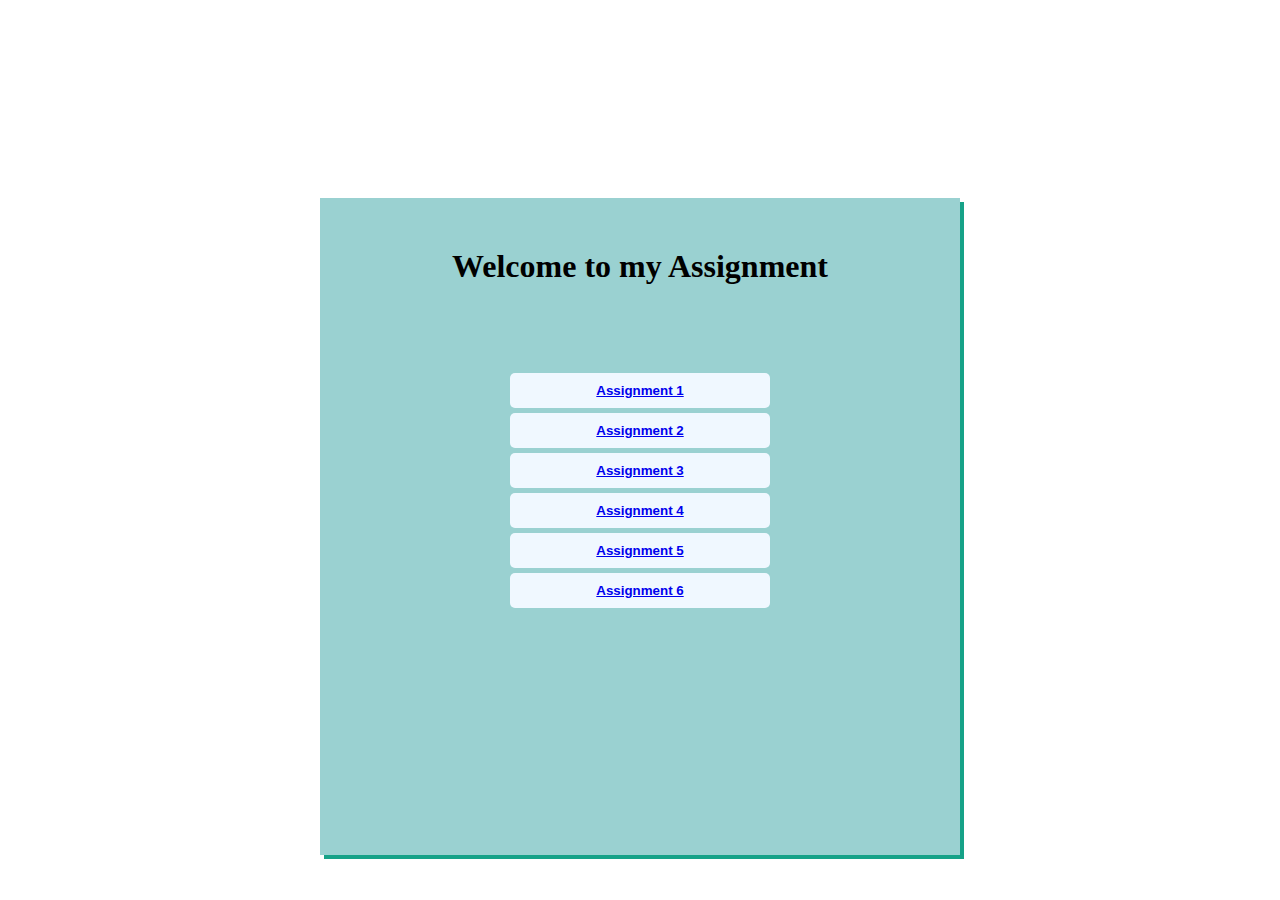
<file: index.html>
<!DOCTYPE html>
<html lang="en">
  <head>
    <meta charset="UTF-8" />
    <meta name="viewport" content="width=device-width, initial-scale=1.0" />
    <title>Assignment</title>
    <link rel="stylesheet" href="index.css" />
  </head>
  <body>
    <div class="container">
      <h1>Welcome to my Assignment</h1>
      <div class="div-button">
        <button><a href="./assignment1.html">Assignment 1</a></button>
        <button><a href="./assignment2.html">Assignment 2</a></button>
        <button><a href="./assignment3.html">Assignment 3</a></button>
       <button><a href="./assignment4.html">Assignment 4</a></button>
       <button><a href="./assignment5.html">Assignment 5</a></button>
         <button><a href="./assignment6.html">Assignment 6</a></button>
      </div>
    </div>
  </body>
</html>
</file>
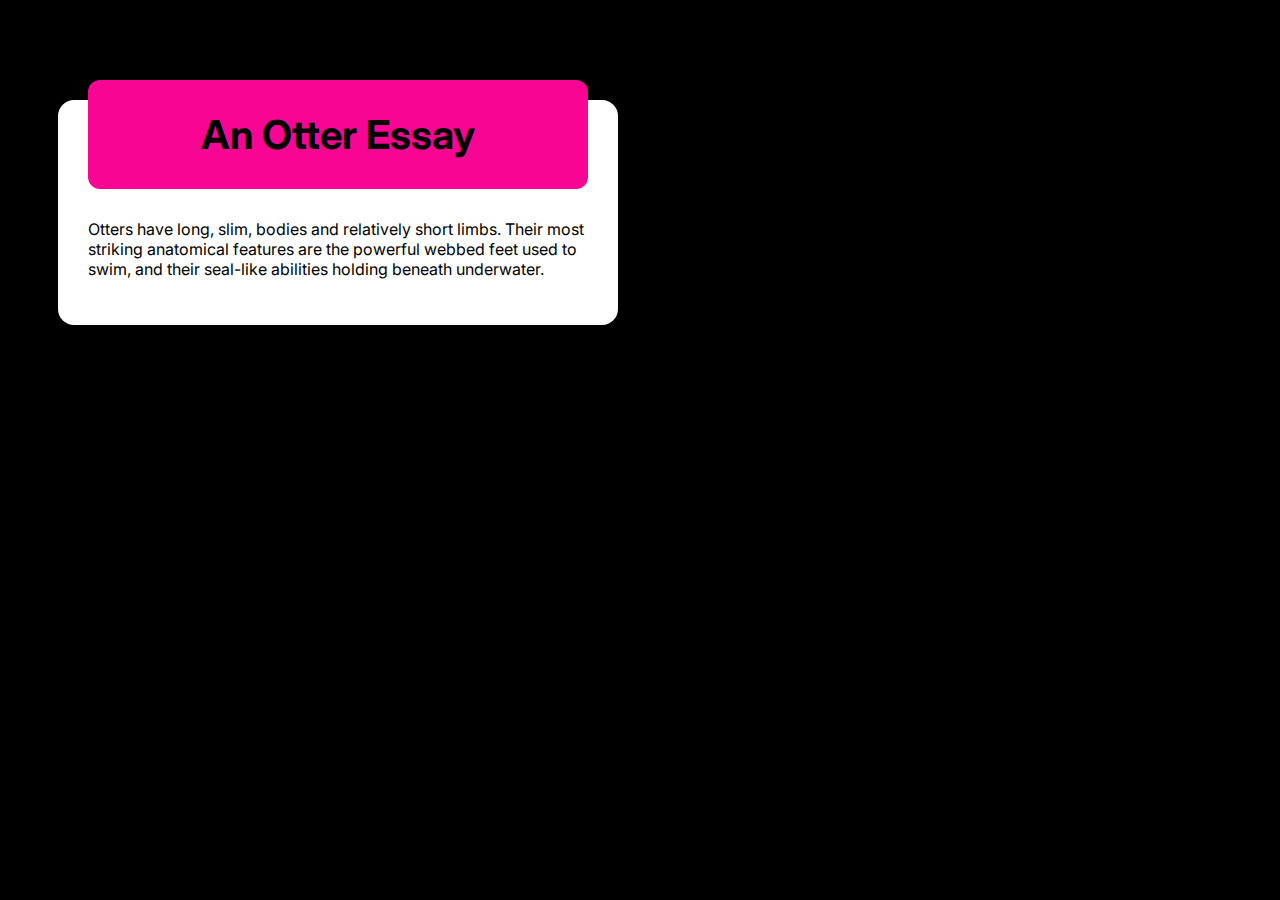
<file: assignment1.html>
<!DOCTYPE html>
<html lang="en">
  <head>
    <meta charset="UTF-8" />
    <meta name="viewport" content="width=device-width, initial-scale=1.0" />
    <title>Otter essay</title>
    <link rel="stylesheet" href="assignment1.css" />
    <link rel="preconnect" href="https://fonts.googleapis.com">
<link rel="preconnect" href="https://fonts.gstatic.com" crossorigin>
<link href="https://fonts.googleapis.com/css2?family=Inter:ital,opsz,wght@0,14..32,100..900;1,14..32,100..900&display=swap" rel="stylesheet">
  </head>
  <body>
    <article>
      <h1>An Otter Essay</h1>
      <p>
        Otters have long, slim, bodies and relatively short limbs. Their most
        striking anatomical features are the powerful webbed feet used to swim,
        and their seal-like abilities holding beneath underwater.
      </p>
    </article>
  </body>
</html>
 ()
</file>
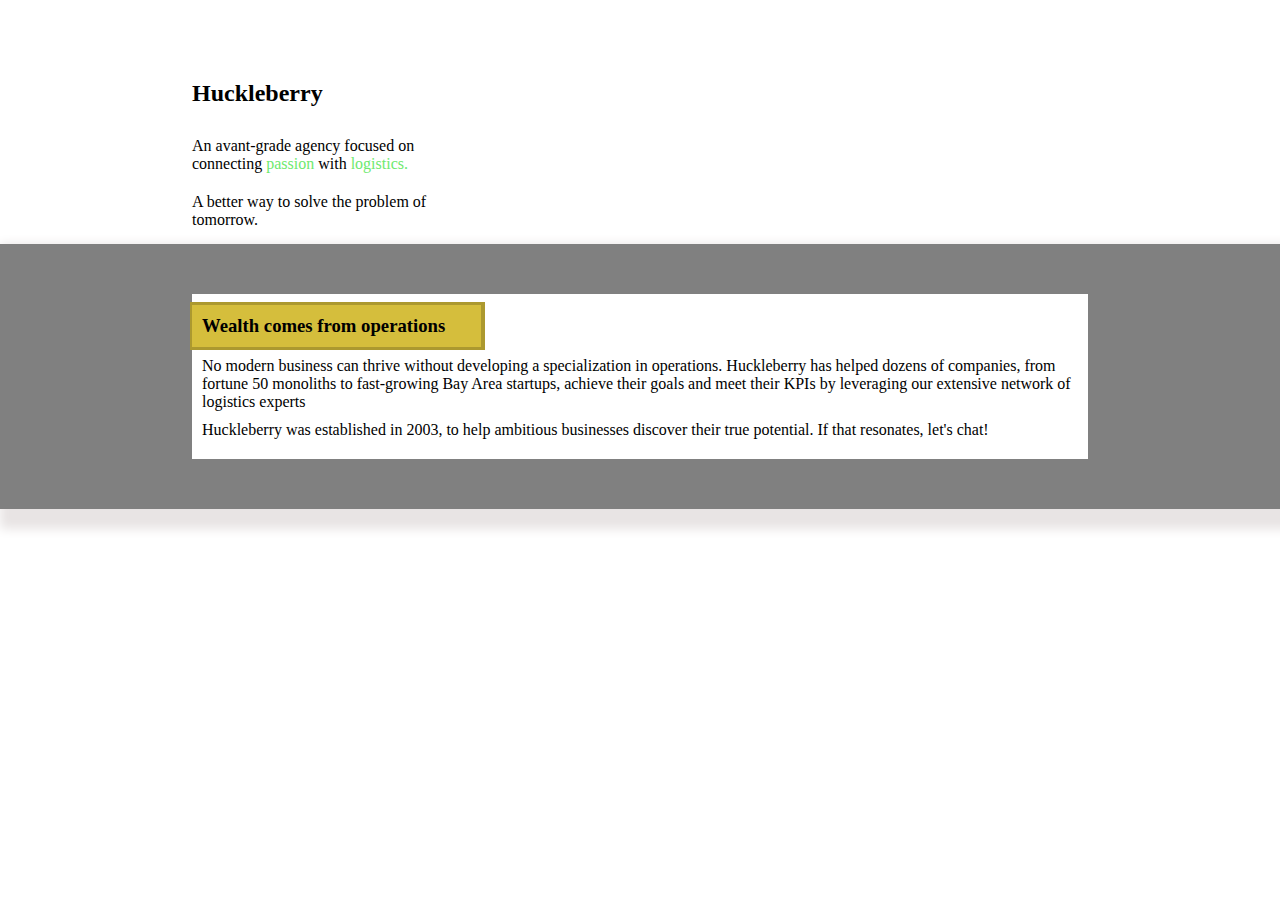
<file: assignment2.html>
<!DOCTYPE html>
<html lang="en">
  <head>
    <meta charset="UTF-8" />
    <meta name="viewport" content="width=device-width, initial-scale=1.0" />
    <title>Huckleberry</title>
    <link rel="stylesheet" href="./assignment2.css" />
  </head>
  <body>
    <main>
    <div class="first">
      <div class="first-child">
      <h2>Huckleberry</h2>
      <p class="first-child2">
        An avant-grade agency focused on connecting 
        <span class="green-text">passion</span> with
        <span class="green-text">logistics.</span> 
      </p>
      <p>A better way to solve the problem of  <p>tomorrow.</p></p>
    </div>
    </div>
    <div class="second">
      <div class="inner">
        <div class="second-child2">
  <h3>Wealth comes from operations</h3>
</div>
<div class="second-child">
        <p>No modern business can thrive without developing a specialization in operations.
          Huckleberry has helped dozens of companies, from fortune 50 monoliths
          to fast-growing Bay Area startups, achieve their goals and meet their KPIs by leveraging our extensive network
          of logistics experts
        </p>
        <p class="inner2">
          Huckleberry was established in 2003, to help ambitious businesses discover
          their true potential. If that resonates, let's chat!                                                                                                                                              
        </p>
        </div>
      </div>
    </div>
</main>
  </body>
</html>
</file>
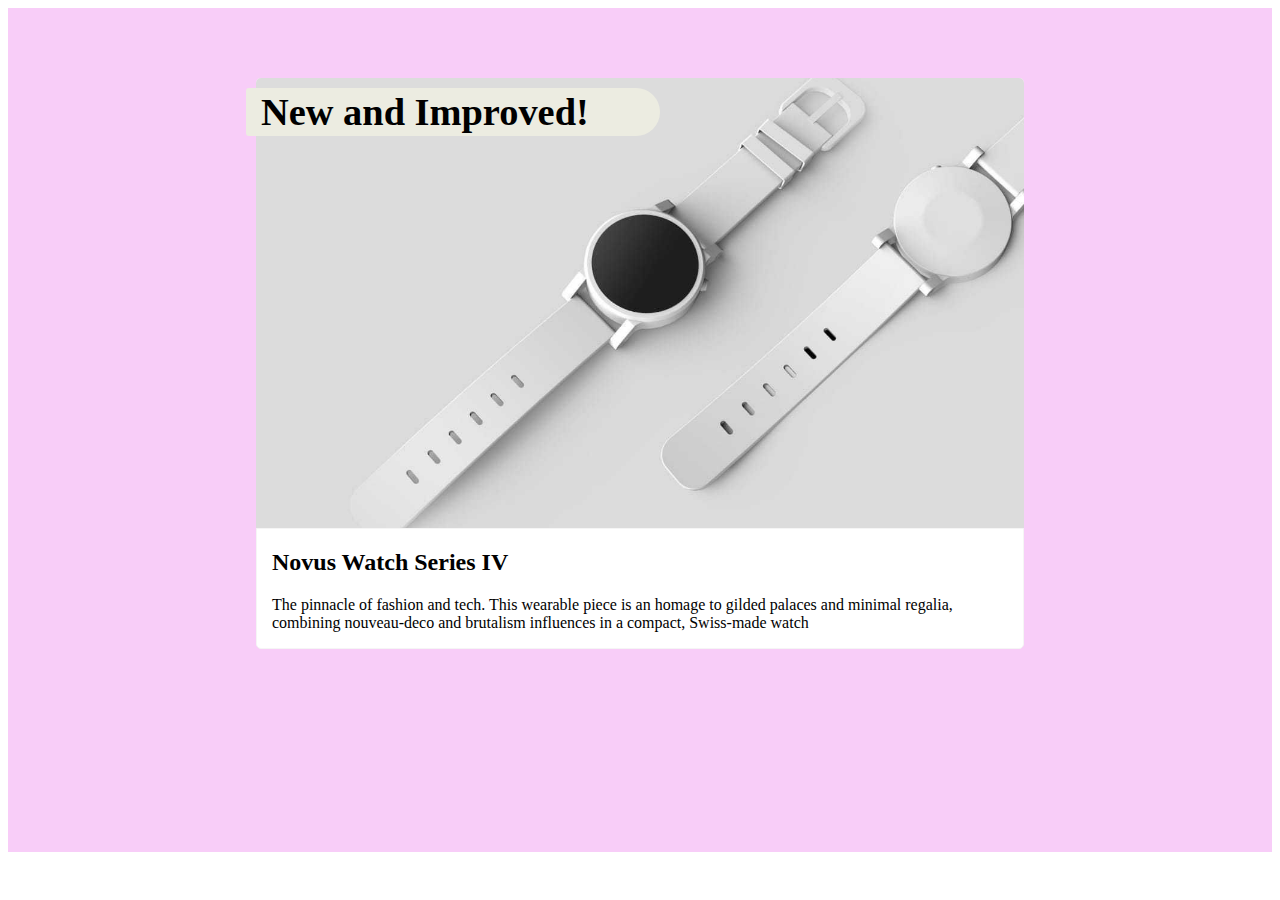
<file: assignment3.html>
<!DOCTYPE html>
<html lang="en">
  <head>
    <meta charset="UTF-8" />
    <meta name="viewport" content="width=device-width, initial-scale=1.0" />
    <title>Novus Watch</title>
    <link rel="stylesheet" href="./assignment3.css" />
  </head>
  <body>
    <main>
      <div class="container">
        <div class="child1">
          <figcaption>
            <img src="./asset/image.jpg" alt="novus watch" class="sub-child1" />
          </figcaption>
          <div class="sub-child2">New and Improved!</div>
        </div>
        <div class="child2">
          <h2>Novus Watch <span>Series IV</span></h2>
          <p>
            The pinnacle of fashion and tech. This wearable piece is an homage
            to gilded palaces and minimal regalia, combining nouveau-deco and
            brutalism influences in a compact, Swiss-made watch
          </p>
        </div>
      </div>
    </main>
  </body>
</html>
</file>
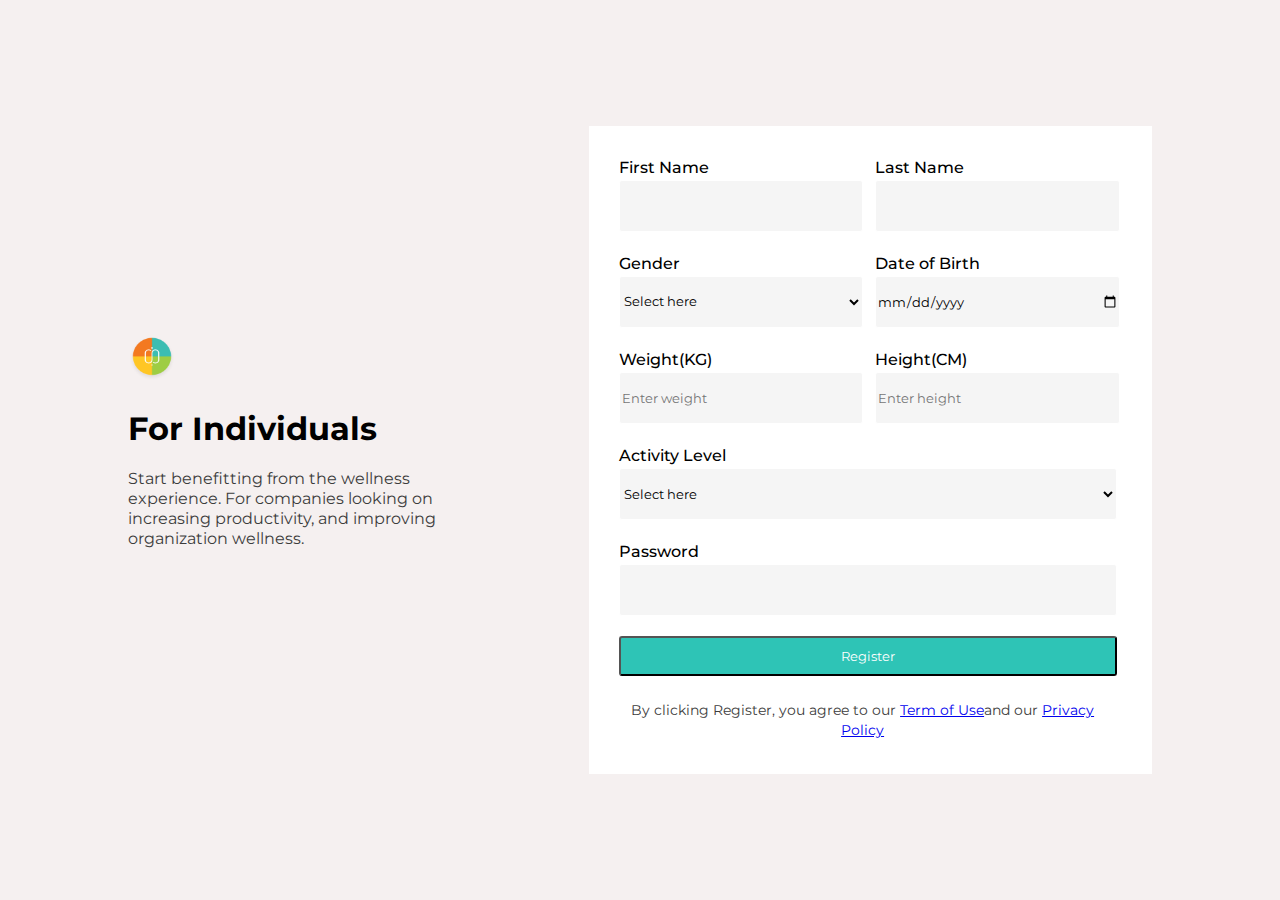
<file: assignment4.html>
<!DOCTYPE html>
<html lang="en">
  <head>
    <meta charset="UTF-8" />
    <meta name="viewport" content="width=device-width, initial-scale=1.0" />
    <title>Individuals</title>
    <link rel="stylesheet" href="assignment4.css" />
    <link rel="preconnect" href="https://fonts.googleapis.com" />
    <link rel="preconnect" href="https://fonts.gstatic.com" crossorigin />
    <link
      href="https://fonts.googleapis.com/css2?family=Montserrat:ital,wght@0,100..900;1,100..900&display=swap"
      rel="stylesheet"
    />
  </head>
  <body>
    <div class="container">
      <div class="text-container">
        <img src="./asset/sign.png" alt="For individuals" />
        <h1>For Individuals</h1>
        <p id="paragraph1">
          Start benefitting from the wellness experience. For companies looking
          on increasing productivity, and improving organization wellness.
        </p>
        <p id="paragraph2">
          Inspiring wholesome harmony for the mind, body and spirit, for
          everyone, everywhere.
        </p>
      </div>
      <div class="form-container">
        <form method="post" action="#">
          <div class="flex">
            <label for="firstname">
              First Name
              <input id="firstname" type="text" class="inputHalf" />
            </label>

            <label for="lastname">
              Last Name
              <input id="lastname" type="text" class="inputHalf" />
            </label>
          </div>
          <div class="flex">
            <label
              >Gender
              <select class="inputHalf">
                <option selected hidden>Select here</option>
                <option>Male</option>
                <option>Female</option>
              </select>
            </label>

            <label for="date"
              >Date of Birth
              <input
                id="date"
                type="date"
                class="inputHalf"
                placeholder="Select here"
              />
            </label>
          </div>

          <div class="flex">
            <label for="Weight"
              >Weight(KG)
              <input
                id="weight"
                type="text"
                class="inputHalf"
                placeholder="Enter weight"
              />
            </label>

            <label for="height"
              >Height(CM)
              <input
                id="height"
                type="text"
                class="inputHalf"
                placeholder="Enter height "
              />
            </label>
          </div>

          <div class="flex">
            <label
              >Activity Level
              <select class="inputHalf">
                <option selected hidden>Select here</option>
                <option>Beginner</option>
                <option>Intermediate</option>
                <option>Professional</option>
              </select>
            </label>
          </div>

          <div class="flex">
            <label for="password"
              >Password <br />
              <input id="password" type="password" class="inputHalf" />
            </label>
          </div>

          <div class="flex">
            <input
              type="button"
              value="Register"
              class="button"
              button
              type="submit"
            />
          </div>
          <p class="form-text">
            By clicking Register, you agree to our
            <a href="#">Term of Use</a>and our <a href="#"> Privacy Policy</a>
          </p>
        </form>
      </div>
    </div>
  </body>
</html>
</file>
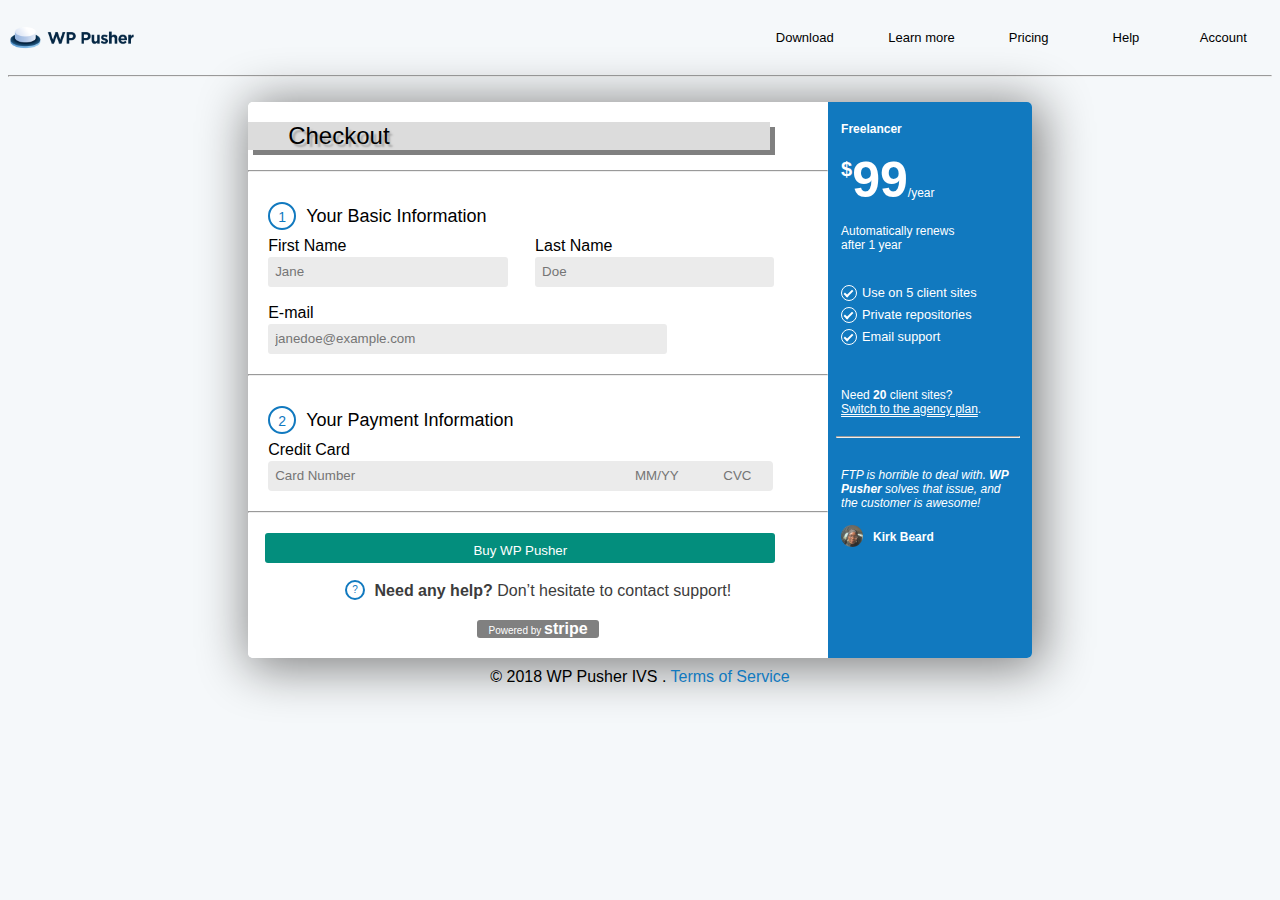
<file: assignment5.html>
<!DOCTYPE html>
<html lang="en">
  <head>
    <meta charset="UTF-8" />
    <meta name="viewport" content="width=device-width, initial-scale=1.0" />
    <title>WP pusher</title>
    <link rel="stylesheet" href="assignment5.css" />
  </head>
  <body>
    <header>
      <nav>
        <span class="hamburger" id="span1"></span>
        <span class="hamburger" id="span2"></span>
        <span class="hamburger" id="span3"></span>
        <input type="checkbox" id="hamburger-checkbox" />
        <div class="menu">
          <ul>
            <li><img src="./asset/wppusher-logo copy.png" /></li>
            <li class="hamburger-li">Download</li>
            <li class="hamburger-li">Learn more</li>
            <li class="hamburger-li">Pricing</li>
            <li class="hamburger-li">Help</li>
            <li class="hamburger-li">Account</li>
          </ul>
        </div>
      </nav>
      <hr />
    </header>
    <main>
      <div class="container">
        <div class="flex1">
          <form>
            <h2>Checkout</h2>
            <hr />
            <p class="paragraph1">Your Basic Information</p>
            <div class="flex1-child">
              <label
                >First Name<br /><input type="text" placeholder="Jane"
              /></label>
              <label
                >Last Name<br /><input type="text" placeholder="Doe"
              /></label>
              <label
                >E-mail<br /><input
                  type="email"
                  placeholder="janedoe@example.com"
              /></label>
            </div>
            <hr />
            <p class="paragraph2">Your Payment Information</p>
            <div class="flex1-child">
              <label class="last-label"
                >Credit Card<br /><input
                  type="number"
                  placeholder="Card Number" /><input
                  type="number"
                  placeholder="MM/YY" /><input type="number" placeholder="CVC"
              /></label>
            </div>
            <hr />
            <input type="button" value="Buy WP Pusher" class="button" />
            <p class="paragraph3">
              <span>Need any help?</span> Don’t hesitate to contact support!
            </p>
            <p class="paragraph4">
              Powered by <span class="span1">stripe</span>
            </p>
          </form>
        </div>
        <div class="flex2">
          <p class="flex2-paragraph"><span>Freelancer</span></p>
          <p class="flex2-paragraph">
            <span class="span4">$</span><span class="span3">99</span>/year
          </p>
          <p class="flex2-paragraph">
            Automatically renews<br />
            after 1 year
          </p>
          <!-- <label for="checkbox"><input type="checkbox" id="checkbox" checked>Use on 5 client sites</label>
          <label for="checkbox"><input type="checkbox" id="checkbox1" checked>Private repositories</label>
          <label for="checkbox"><input type="checkbox" id="checkbox2" checked>Email support</label> -->

          <label class="circle-checkbox"
            ><input type="checkbox" id="checkbox" checked /><span
              class="checkmark"
            ></span
            >Use on 5 client sites</label
          >
          <label class="circle-checkbox"
            ><input type="checkbox" id="checkbox1" checked /><span
              class="checkmark"
            ></span
            >Private repositories</label
          >
          <label class="circle-checkbox"
            ><input type="checkbox" id="checkbox2" checked /><span
              class="checkmark"
            ></span
            >Email support</label
          >

          <p class="flex2-paragraph">
            Need <span>20</span> client sites?<br /><a href="#"
              >Switch to the agency plan</a
            >.
          </p>
          <hr />
          <p class="flex2-paragraph">
            <em
              >FTP is horrible to deal with. <span>WP Pusher</span> solves that
              issue, and the customer is awesome!</em
            >
          </p>
          <img src="./asset/IMG_E1424.JPG" class="img2" /><span class="span5"
            >Kirk Beard</span
          >
        </div>
      </div>
    </main>
    <footer>
      &copy; 2018 WP Pusher IVS . <a href="#">Terms of Service</a>
    </footer>
  </body>
</html>
</file>
<file: index.css>
html {
  display: block;
}
.container {
  display: flex;
  flex-direction: column;
  position: absolute;
  top: 22%;
  left: 0;
  right: 0;
  bottom: 5%;
  width: 50%;
  height: auto;
  margin: auto;
  background-color: rgb(154, 209, 209);
  border-radius: -8px;
  z-index: 2;
  text-align: center;
  padding: 30px;
  box-shadow: 4px 4px rgb(22, 162, 136);
  box-sizing: border-box;
}
#container p {
  margin: 10px 0;
  font-weight: 700;
}
p {
  display: block;
  margin-block-start: 1em;
  margin-block-end: 1em;
  margin-inline-start: 0px;
  margin-inline-end: 0px;
  unicode-bidi: isolate;
}
.div-button {
  margin: 20px;
  gap: 10pxs;
  display: flex;
  flex-direction: column;
  position: absolute;
  top: 22%;
  left: 0;
  right: 0;
  bottom: 5%;
  width: 50%;
  height: auto;
  margin: auto;
  border-radius: -8px;
  text-align: center;
  padding: 30px;
  /* box-shadow: 4px 4px rgb(248, 208, 245); */
  box-sizing: border-box;
}
.div-button button {
  padding: 10px 20px;
  border-radius: 5px;
  background-color: aliceblue;
  color: white;
  font-weight: 700;
  border: none;
  cursor: pointer;
  width: 100%;
  height: auto;
  margin-bottom: 5px;
  text-decoration: none;
}
body h1 {
  text-align: center;
  color: black;
  margin: 0 auto;
  padding: 20px;
  background: linear-gradient(
    to right,
    green,
    rgb(255, 0, 203),
    rgb245,
    185,
    0
  );
  /* background-clip: text;
  border-radius: 5px;
  z-index: 1;
  position: relative;
  /* border-bottom: 5px solid grey; */
  width: 80%;
}
*/ h1 {
  display: block;
  font-size: 2em;
  margin-block-start: 0.67em;
  margin-block-end: 0.67em;
  margin-block-start: 0px;
  margin-inline-end: 0px;
  font-weight: bold;
  unicode-bidi: isolate;
}
@media (max-width: 500px) {
  body {
    padding: 20px;
  }
  .container {
    display: block;
    width: 100%;
    margin: auto;
    height: 100vh;
    align-items: center;
  }
}
</file>
<file: assignment1.css>
html {
  display: block;
  background-color: black;
}
* {
  font-family: "Inter", sans-serif;
  font-optical-sizing: auto;
  font-weight: <weight>;
  font-style: normal;
}
article {
  background-color: white;
  border-radius: 16px;
  width: 500px;
  margin-top: 100px;
  margin-left: 50px;
  padding: 30px;
  height: fit-content;
}
h1 {
  font-size: 2.5rem;
  background-color: #f90593;
  border-radius: 12px;
  text-align: center;
  padding: 30px;
  margin-left: auto;
  margin-right: auto;
  margin-bottom: 30px;
  margin-top: -50px;
}
@media (max-width: 500px) {
  body {
    padding: 20px;
  }
  article {
    display: block;
    width: fit-content;
    margin: auto;
    height: fit-content;
    margin-top: 150px;
  }
}
</file>
<file: assignment2.css>
* {
  margin: 0;
  padding: 0;
}
.first {
  padding-top: 5rem;
  width: 70%;
  margin: auto;
  margin-bottom: 15px;
}
h2 {
  padding-bottom: 30px;
}
.green-text {
  color: rgb(110, 233, 110);
}
.first-child2 {
  padding-bottom: 20px;
  width: 30%;
}
.second {
  background-color: gray;
  padding: 50px 0;
  box-shadow: 10px 10px 10px 10px rgb(232, 228, 228);
}
.inner {
  width: 70%;
  margin: auto;
  padding: 10px 0;
  background-color: white;
  /* bax-shadow: 3px 0px 0px 1px rgb(rgb(246, 235, 235)); */
}
.second-child2 {
  background-color: rgb(213, 190, 60);
  box-shadow: 1px 0px 0px 3px rgb(172, 153, 47);
  width: 30%;
  padding: 10px;
  margin-top: 0.5px;
  margin-right: -10px;
}
h3 {
  width: 100%;
}
.inner2 {
  margin-top: 10px;
}
.second-child {
  padding: 10px;
}
@media (max-width: 500px) {
  .first {
    width: 95%;
  }
  .first-child2 {
    width: 78%;
  }
  .inner {
    width: 100%;
  }
  .second-child2 {
    width: 70%;
  }
  h3 {
    width: 60%;
  }
}
</file>
<file: assignment3.css>
@media (max-width: 500px) {
  html {
    display: block;
  }
}
.container {
  background-color: rgb(248, 205, 248);
  width: 100%;
  height: 86vh;
  padding-top: 70px;
}
div {
  display: block;
  unicode-bidi: isolate;
}
.child1 {
  background-color: white;
  width: 60vw;
  height: 50vh;
  margin: 0 auto;
  border-radius: 5px 5px 0 0;
  position: relative;
}
.sub-child1 {
  position: absolute;
  z-index: 1;
  width: 60vw;
  height: 50vh;
  object-fit: cover;
  aspect-ratio: 16/9;
  border-radius: 5px 5px 0 0;
}
img {
  overflow-clip-margin: content-box;
  overflow: clip;
}
.sub-child2 {
  position: absolute;
  top: 10px;
  left: -10px;
  width: 30vw;
  background-color: rgb(236, 236, 225);
  text-align: left;
  font-size: 3vw;
  font-weight: 600;
  padding: 2px 15px;
  border-radius: 3px 24px 24px 3px;
  z-index: 2;
}
.child2 {
  background-color: white;
  width: 60vw;
  height: auto;
  margin: 0 auto;
  border-radius: 0 0 5px 5px;
  border: 1px solid whitesmoke;
  padding-left: 15px;
  box-sizing: border-box;
}
</file>
<file: assignment4.css>
html{
  display: block;
}  
* {
    list-style: none;
    box-sizing: border-box;
  font-family: "Montserrat", sans-serif;
  font-optical-sizing: auto;
  font-weight: 400;
  font-style: normal;
}
  body {
    background-color: rgb(245, 240, 240);
    margin: 0;
    display: block;
  }
  h1 {
    display: block;
    font-size: 2em;
    margin-block-start: 0.67em;
    margin-block-end: 0.67em;
    margin-inline-start: 0px;
    margin-inline-end: 0px;
    font-weight: bold;
    unicode-bidi: isolate;
    border-width: 0px;
    border-style: initial;
    border-color: initial;
    border-image: initial;
  }
  #paragraph2 {
    display: none;
  }
  #paragraph1{
    width: 85%;

  }
  .container {
    display: flex;
    width: 80%;
    margin: auto;
    height: 100vh;
    align-items: center;
  }
  div {
    display: block;
    unicode-bidi: isolate;
  }
  .text-container {
    width: 45%;
  }
  .form-container {
    background-color: white;
    padding: 20px;
    width: 55%;
  }
  div {
    display: block;
    unicode-bidi: isolate;
  }
  .flex {
    display: flex;
    flex-direction: row;
    border-style: initial;
    border-color: initial;
    border-image: initial;
    padding: 10px;
    gap: 10px;
  }
  .form-text {
    font-size: 14px;
    text-align: center;
  }
  p {
    margin-bottom: 5px;
    line-height: 20px;
    opacity: 1;
    color: rgb(60, 60, 60);
    padding: 0px 15.6px 0px 0px;
    border-width: 0px;
    border-style: solid;
    display: block;
    margin-block-start: 1em;
    margin-block-end: 1em;
    margin-inline-start: 0px;
    margin-inline-end: 0px;
    unicode-bidi: isolate;
  }
  label {
    line-height: 1.5rem;
    font-weight: 500;
    flex: 1 1 0%;
    border-color: initial;
    border-image: initial;
    border-width: 0px;
    border-style: initial;
  }
  img {
    width: 48px;
    height: 48px;
    overflow-clip-margin: content-box;
    overflow: clip;
  }
  .button {
    width: 99%;
    padding: 10px;
    background-color: #2ec4b6;
    border-radius: 3px;
    color: white;
  }
  input[type=''button'' i]{
    appearance: auto;
    user-select: none;
    text-align: center;
    cursor: :default;
    box-sizing: border-box;
    white-space: pre;
    padding-block: 1px;
    padding-inline: 6px;
    border-width: 2px;
    border-style: outset;
    border-color: buttonborder;
    border-image: initial;
  }
  input{
    letter-spacing: normal;
    word-spacing: normal;
    line-height: normal;
    text-transform: none;
    text-indent: 0px;
    text-shadow: none;
    display: inline-block;
    margin: 0em;
  }
  label{
    border: 0;
    flex: 1;
    line-height: 1.5rem;
    font-weight: 500;
    cursor: default;
  }
  .inputHalf{
    width: 99%;
    box-sizing: border-box;
    height: 5.8vh;
    border-radius: 3px;
    border: 1px solid white;
    background-color: whitesmoke;
  }
@media (max-width: 500px){
  body{
    padding: 20px;
  }
  .container {
    display: block;
    width: 100%;
    margin: auto;
    height: 100vh;
    align-items: center;
  }
   .text-container {
    width: 100%;
  }
  .form-container {
    background-color: white;
    padding: 20px;
    width: 100%;
  }
  #paragraph1{
    width: 100%;
  }
  .flex{
display: block;
  }
  label{
    margin-bottom: 12px;
  }
  input{
    margin-top: 7px;
  }
}
</file>
<file: assignment5.css>
body {
  background-color: rgb(245, 248, 250);
  font-family: "Lucida Sans", "Lucida Sans Regular", "Lucida Grande",
    "Lucida Sans Unicode", Geneva, Verdana, sans-serif;
}
ul {
  border: 0px solid black;
  list-style: none;
  display: flex;
  justify-content: right;
  margin: 25px auto 25px auto;
  padding-left: 0;
  align-items: center;
}

li {
  border: 0px solid red;
  width: 100px;
  text-align: center;
  flex-shrink: 1;
  font-size: 13px;
}

li:first-child {
  width: 60%;
  display: flex;
  justify-content: left;
}
li:nth-child(2),
li:nth-child(3) {
  width: 120px;
}

img {
  width: auto;
  height: 25px;
  object-fit: cover;
}

.container {
  width: 62%;
  background-color: white;
  height: auto;
  margin: 25px auto 0 auto;
  display: flex;
  border-radius: 5px;
  border: 0px solid black;
  box-shadow: 5px 5px 50px 5px grey;
}

.flex1 {
  width: 74%;
  background-color: white;
  border: 0px solid;
  border-radius: 5px 0 0 5px;
}
.flex1 input {
  border: 0;
  height: 30px;
}

h2 {
  padding-left: 40px;
  font-weight: 400;
  box-shadow: 5px 5px 0px 0px grey;
  border: px solid;
  width: 90%;
  box-sizing: border-box;
  text-shadow: 3px 3px 2px rgb(168, 168, 168);
  background-color: rgb(220, 220, 220);
  font-family: "Lucida Sans", "Lucida Sans Regular", "Lucida Grande",
    "Lucida Sans Unicode", Geneva, Verdana, sans-serif;
}

.flex1-child {
  border: 0px solid;
  flex-direction: row;
  flex-wrap: wrap;
  display: flex;
  gap: 15px;
  /* justify-content: space-between; */
  padding-left: 20px;
}

label {
  border: 0px solid black;
  width: 45%;
  line-height: 22px;
}

label:nth-child(3) {
  width: 75%;
}

.last-label {
  width: 95%;
}

input {
  width: 95%;
  padding: 7px;
  box-sizing: border-box;
  border-radius: 3px;
  background-color: rgb(235, 235, 235);
}
.last-label input:nth-of-type(1) {
  width: 60%;
  border-radius: 4px 0 0 4px;
  padding: 7px;
  box-sizing: border-box;
}
.last-label input:nth-of-type(2) {
  width: 20%;
  border-radius: 0px;
  padding-right: 0;
  box-sizing: border-box;
  text-align: right;
  border: px solid;
}
.last-label input:nth-of-type(3) {
  width: 15%;
  border-radius: 0 4px 4px 0;
  box-sizing: border-box;
  padding-left: 0;
  text-align: right;
}
.flex2 {
  width: 26%;
  background-color: rgb(17, 121, 191);
  padding: 10px 12px 0 8px;
  box-sizing: border-box;
  border-radius: 0 5px 5px 0;
}

p[class="paragraph1"]::before {
  content: "1";
  padding: 5px 5px 0 5px;
  font-size: 14px;
  color: rgb(17, 121, 191);
  border: 2px solid rgb(17, 121, 191);
  border-radius: 50%;
  width: 14px;
  height: 19px;
  margin: 10px 10px 0 15px;
  display: inline-block;
  text-align: center;
  /* vertical-align: bottom; */
}

p {
  margin: 0 5px 5px 5px;
  padding: 0px;
  font-size: 18px;
}

p[class="paragraph2"]::before {
  content: "2";
  padding: 5px 5px 0 5px;
  font-size: 14px;
  color: rgb(17, 121, 191);
  border: 2px solid rgb(17, 121, 191);
  border-radius: 50%;
  width: 14px;
  height: 19px;
  margin: 10px 10px 0 15px;
  display: inline-block;
  text-align: center;
  /* vertical-align: bottom; */
}
.button {
  display: block;
  background-color: rgb(3, 142, 125);
  width: 88%;
  border: px solid;
  margin: 17px;
  padding: 10px 0;
  color: white;
}

.paragraph3 {
  font-size: 16px;
  text-align: center;
  color: rgb(60, 60, 60);
}
p[class="paragraph3"]::before {
  content: "?";
  padding: 2px;
  font-size: 10px;
  color: rgb(17, 121, 191);
  border: 2px solid rgb(17, 121, 191);
  border-radius: 50%;
  width: 12px;
  height: 12px;
  margin-right: 5px;
  display: inline-block;
  text-align: center;
  vertical-align: bottom;
}

span {
  font-weight: 700;
  color: initial;
}

.paragraph4 {
  font-size: 16px;
  text-align: center;
  color: white;
  background-color: grey;
  width: 21%;
  margin: 20px auto;
  border-radius: 3px;
  font-size: 10px;
}

.span1 {
  color: inherit;
  font-size: initial;
}

input[type="checkbox"] {
  display: none;
}

.circle-checkbox {
  display: flex;
  flex-wrap: nowrap;
  align-items: center;
  cursor: pointer;
  user-select: text;
  width: 95%;
  font-size: 1vw;
  color: white;
}

.circle-checkbox:first-of-type {
  margin-top: 30px;
}

.circle-checkbox:last-of-type {
  margin-bottom: 30px;
}

hr {
  margin: 20px 0;
}

.checkmark {
  height: 14px;
  width: 14px;
  background-color: white;
  border-radius: 50%;
  display: inline-block;
  margin: 0 5px 0 5px;
  position: relative;
  border: 1px solid white;
}

input:checked + .checkmark {
  background-color: rgb(17, 121, 191);
}

.checkmark::before {
  content: "";
  position: absolute;
  display: block;
  top: 2px;
  left: 4px;
  width: 3px;
  height: 7px;
  border: solid white;
  border-width: 0 2px 2px 0;
  transform: rotate(45deg);
}

.flex2-paragraph {
  color: white;
  font-size: 12px;
  padding-top: 10px;
}

span {
  color: inherit;
}

a {
  color: inherit;
  text-decoration: underline double;
}

.span3 {
  font-size: 50px;
}

.span4 {
  vertical-align: 90%;
  font-size: 20px;
}

.img2 {
  width: 22px;
  height: 22px;
  border-radius: 50%;
  vertical-align: -90%;
  margin: 10px 10px 10px 5px;
}

footer {
  text-align: center;
  margin-top: 10px;
}

footer a {
  color: rgb(17, 121, 191);
  text-decoration: none;
}

.span5 {
  color: white;
  font-size: 12px;
}

@media (max-width: 720px) {
  .flex1 {
    width: 59%;
    border-radius: 5px 5px 0 5px;
  }
  .flex2 {
    width: 41%;
    border-radius: 0 5px 5px 0;
  }
  .container {
    border: px solid;
    width: 95%;
    box-sizing: border-box;
  }
  h2 {
    padding-left: 20px;
  }
  .flex1 p {
    font-size: 2.3vw;
    font-weight: 700;
  }
  label {
    font-size: 2.1vw;
  }
  p[class="paragraph1"]::before,
  p[class="paragraph2"]::before,
  p[class="paragraph3"]::before {
    font-size: 2vw;
    padding: 2px 3px 2px 3px;
    color: rgb(17, 121, 191);
    border: 0.5px solid rgb(17, 121, 191);
    border-radius: 50%;
    width: 1.7vw;
    height: 2vw;
    margin: 10px 2px 0 2px;
    display: inline-block;
    text-align: center;
    vertical-align: text-bottom;
  }

  input {
    width: 100%;
    padding: 2px;
    box-sizing: border-box;
    border-radius: 3px;
    background-color: rgb(235, 235, 235);
  }
  input::placeholder {
    font-size: 2vw;
  }

  .flex1-child {
    padding-left: 2px;
    border: px solid;
    display: flex;
    flex-direction: column;
    gap: 0px;
  }
  .flex1-child label {
    width: 100%;
    border: px solid;
    padding: 5px;
    box-sizing: border-box;
  }
  .flex1-child input {
    border: 0;
    height: 30px;
    padding-left: 4px;
  }
  .last-label input:nth-of-type(1) {
    width: 49%;
    padding: 4px;
    box-sizing: border-box;
  }
  .last-label input:nth-of-type(2) {
    width: 29%;
    border: px solid;
    padding: 0px;
    box-sizing: border-box;
    text-align: right;
  }
  .last-label input:nth-of-type(3) {
    width: 22%;

    padding: 0px;
    box-sizing: border-box;
    text-align: middle;
  }
  .last-label input:nth-of-type(1)::placeholder {
    font-size: 2vw;
  }
  .last-label input:nth-of-type(2)::placeholder {
    font-size: 2vw;
  }
  .last-label input:nth-of-type(3)::placeholder {
    font-size: 2vw;
  }
  ul {
    border: px solid black;
    list-style: none;
    display: block;
    margin: 25px auto 0 auto;
    padding-left: 0;
    height: 30px;
  }
  nav {
    padding-bottom: 0;
    height: 60px;
  }

  .hamburger-li {
    display: none;
    border: px solid;
    width: 48%;
    border: 1px solid;
    position: relative;
    top: -115px;
    left: -10px;
    background-color: rgb(220, 220, 220);
    color: rgb(17, 121, 191);
    padding: 25px 0 25px 50px;
    text-align: left;
    box-sizing: border-box;
  }
  li:first-child {
    display: block;
    text-align: right;
    width: 40%;
    margin-left: 0;
    position: relative;
    top: -50px;
    left: 57%;
  }
  li:nth-child(2),
  li:nth-child(3) {
    width: 48%;
  }
  li:nth-child(2) {
    padding-top: 140px;
  }

  .hamburger {
    display: block;
    width: 30px;
    height: 3px;
    background-color: rgb(3, 77, 80);
    margin: 6px 0 6px 90%;
    position: relative;
    top: 27px;
    left: -88%;
    z-index: 999;
  }
  #hamburger-checkbox {
    display: inline;
    border: 1px solid;
    transform: scale(2.5, 2);
    position: relative;
    top: 0px;
    left: 4%;
    opacity: 0;
    width: 10px;
    cursor: pointer;
    z-index: 999;
  }
  .paragraph4,
  .span1 {
    width: 50%;
    font-size: 3.5vw;
  }

  .circle-checkbox {
    font-size: 2vw;
  }
}
</file>
